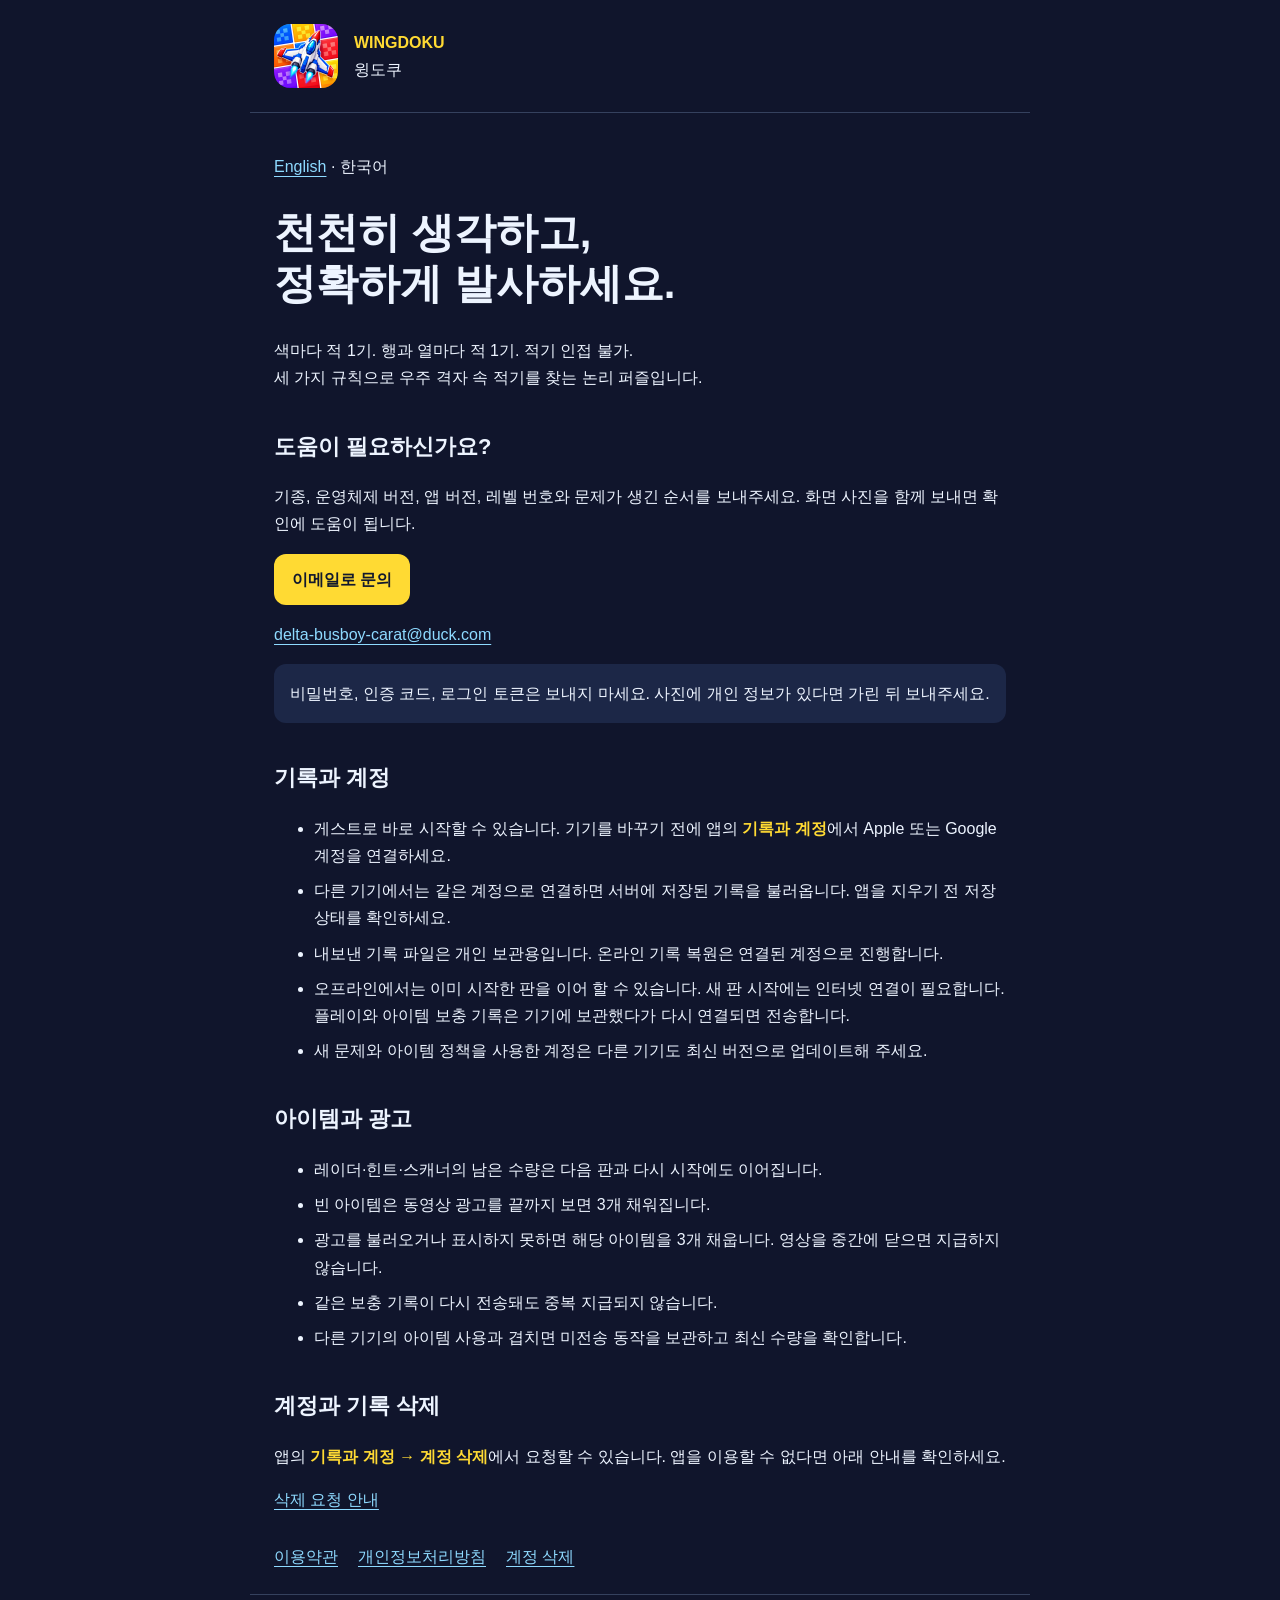
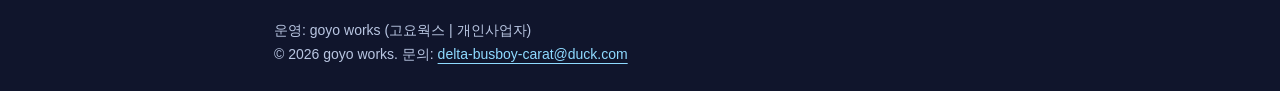
<file: index.html>
<!doctype html><html lang="ko"><head><meta charset="utf-8"><meta name="viewport" content="width=device-width,initial-scale=1"><meta name="description" content="윙도쿠 공식 고객지원. 계정 연결, 기록 복원, 게임 이용 문의를 안내합니다."><title>윙도쿠 · 고객지원</title><link rel="stylesheet" href="style.css"><link rel="canonical" href="https://wingdoku.pages.dev/"><script src="legacy-redirect.js" defer></script></head><body>
<header><img src="icon.png" alt="격자 위의 윙도쿠 비행기"><a href="./"><strong>WINGDOKU</strong><br>윙도쿠</a></header>
<main><p><a href="index-en.html" lang="en">English</a> · 한국어</p><h1>천천히 생각하고,<br>정확하게 발사하세요.</h1><p>색마다 적 1기. 행과 열마다 적 1기. 적기 인접 불가.<br>세 가지 규칙으로 우주 격자 속 적기를 찾는 논리 퍼즐입니다.</p>
<section><h2>도움이 필요하신가요?</h2><p>기종, 운영체제 버전, 앱 버전, 레벨 번호와 문제가 생긴 순서를 보내주세요. 화면 사진을 함께 보내면 확인에 도움이 됩니다.</p><a class="button" href="mailto:delta-busboy-carat@duck.com?subject=%EC%9C%99%EB%8F%84%EC%BF%A0%20%EB%AC%B8%EC%9D%98">이메일로 문의</a><p><a href="mailto:delta-busboy-carat@duck.com">delta-busboy-carat@duck.com</a></p><p class="note">비밀번호, 인증 코드, 로그인 토큰은 보내지 마세요. 사진에 개인 정보가 있다면 가린 뒤 보내주세요.</p></section>
<section><h2>기록과 계정</h2><ul><li>게스트로 바로 시작할 수 있습니다. 기기를 바꾸기 전에 앱의 <strong>기록과 계정</strong>에서 Apple 또는 Google 계정을 연결하세요.</li><li>다른 기기에서는 같은 계정으로 연결하면 서버에 저장된 기록을 불러옵니다. 앱을 지우기 전 저장 상태를 확인하세요.</li><li>내보낸 기록 파일은 개인 보관용입니다. 온라인 기록 복원은 연결된 계정으로 진행합니다.</li><li>오프라인에서는 이미 시작한 판을 이어 할 수 있습니다. 새 판 시작에는 인터넷 연결이 필요합니다. 플레이와 아이템 보충 기록은 기기에 보관했다가 다시 연결되면 전송합니다.</li><li>새 문제와 아이템 정책을 사용한 계정은 다른 기기도 최신 버전으로 업데이트해 주세요.</li></ul></section>
<section><h2>아이템과 광고</h2><ul><li>레이더·힌트·스캐너의 남은 수량은 다음 판과 다시 시작에도 이어집니다.</li><li>빈 아이템은 동영상 광고를 끝까지 보면 3개 채워집니다.</li><li>광고를 불러오거나 표시하지 못하면 해당 아이템을 3개 채웁니다. 영상을 중간에 닫으면 지급하지 않습니다.</li><li>같은 보충 기록이 다시 전송돼도 중복 지급되지 않습니다.</li><li>다른 기기의 아이템 사용과 겹치면 미전송 동작을 보관하고 최신 수량을 확인합니다.</li></ul></section>
<section><h2>계정과 기록 삭제</h2><p>앱의 <strong>기록과 계정 → 계정 삭제</strong>에서 요청할 수 있습니다. 앱을 이용할 수 없다면 아래 안내를 확인하세요.</p><a href="delete-account.html">삭제 요청 안내</a></section>
<nav aria-label="안내 페이지"><a href="terms.html">이용약관</a><a href="privacy.html">개인정보처리방침</a><a href="delete-account.html">계정 삭제</a></nav></main>
<footer>운영: goyo works (고요웍스 | 개인사업자)<br>© 2026 goyo works. 문의: <a href="mailto:delta-busboy-carat@duck.com">delta-busboy-carat@duck.com</a></footer></body></html>
</file>
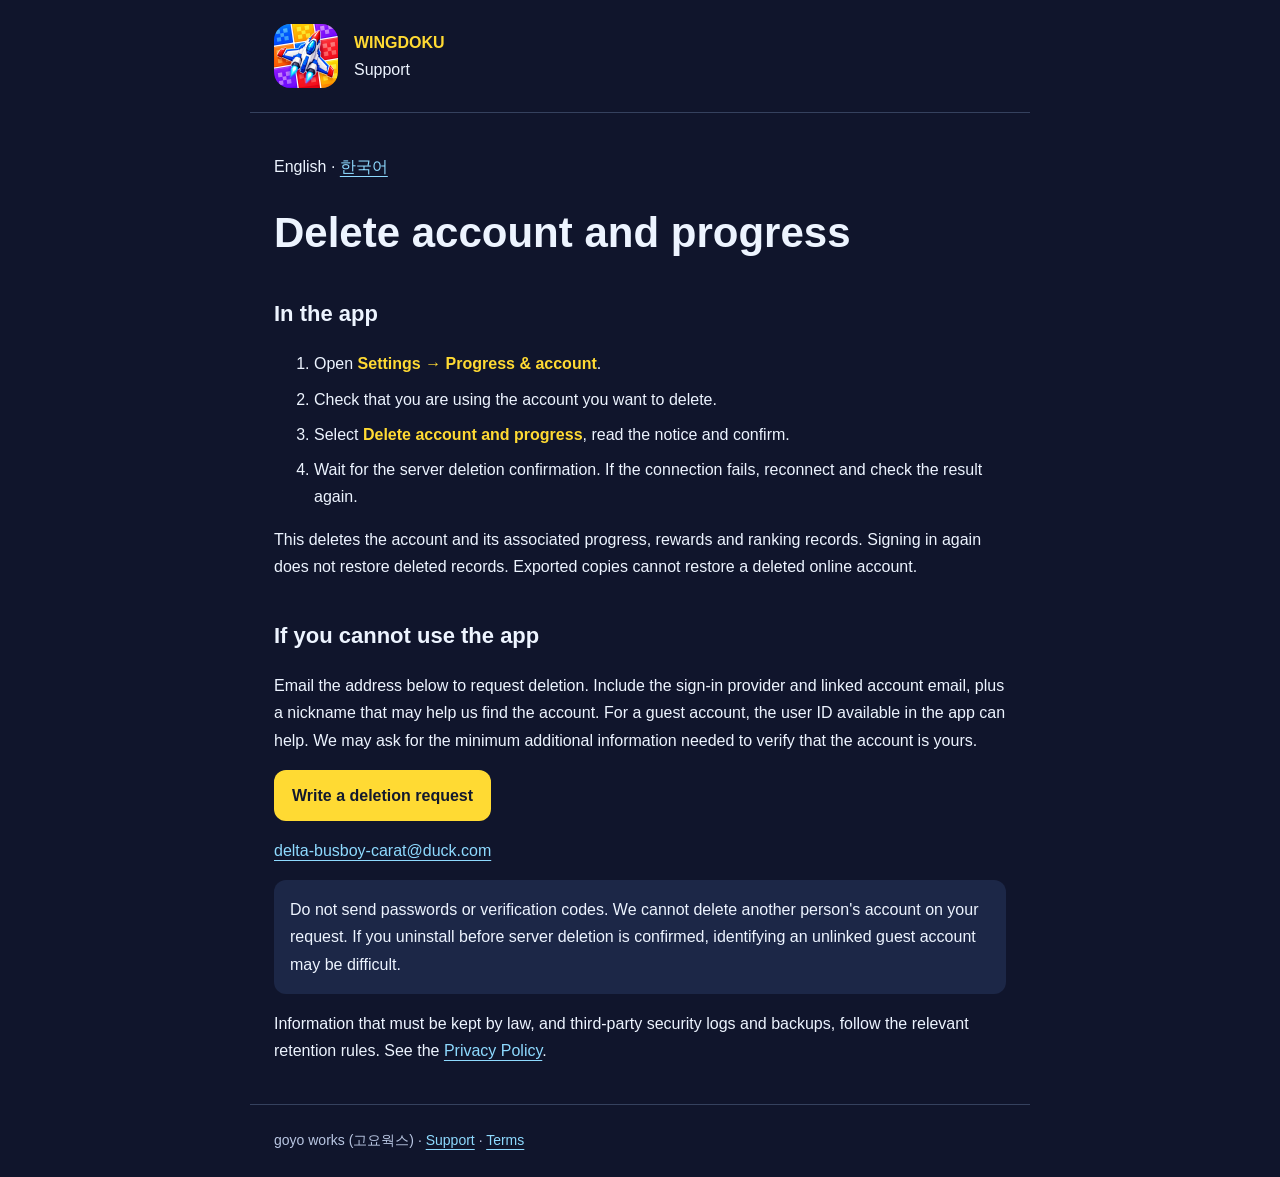
<file: delete-account-en.html>
<!doctype html><html lang="en"><head><meta charset="utf-8"><meta name="viewport" content="width=device-width,initial-scale=1"><title>Wingdoku · Delete account and progress</title><link rel="stylesheet" href="style.css"><link rel="canonical" href="https://wingdoku.pages.dev/delete-account-en.html"><script src="legacy-redirect.js" defer></script></head><body>
<header><img src="icon.png" alt="Wingdoku"><a href="index-en.html"><strong>WINGDOKU</strong><br>Support</a></header><main><p>English · <a href="delete-account.html" lang="ko">한국어</a></p><h1>Delete account and progress</h1>
<h2>In the app</h2><ol><li>Open <strong>Settings → Progress &amp; account</strong>.</li><li>Check that you are using the account you want to delete.</li><li>Select <strong>Delete account and progress</strong>, read the notice and confirm.</li><li>Wait for the server deletion confirmation. If the connection fails, reconnect and check the result again.</li></ol><p>This deletes the account and its associated progress, rewards and ranking records. Signing in again does not restore deleted records. Exported copies cannot restore a deleted online account.</p>
<h2>If you cannot use the app</h2><p>Email the address below to request deletion. Include the sign-in provider and linked account email, plus a nickname that may help us find the account. For a guest account, the user ID available in the app can help. We may ask for the minimum additional information needed to verify that the account is yours.</p>
<a class="button" href="mailto:delta-busboy-carat@duck.com?subject=Wingdoku%20account%20deletion%20request">Write a deletion request</a><p><a href="mailto:delta-busboy-carat@duck.com">delta-busboy-carat@duck.com</a></p>
<p class="note">Do not send passwords or verification codes. We cannot delete another person's account on your request. If you uninstall before server deletion is confirmed, identifying an unlinked guest account may be difficult.</p>
<p>Information that must be kept by law, and third-party security logs and backups, follow the relevant retention rules. See the <a href="privacy-en.html">Privacy Policy</a>.</p>
</main><footer>goyo works (고요웍스) · <a href="index-en.html">Support</a> · <a href="terms-en.html">Terms</a></footer></body></html>
</file>
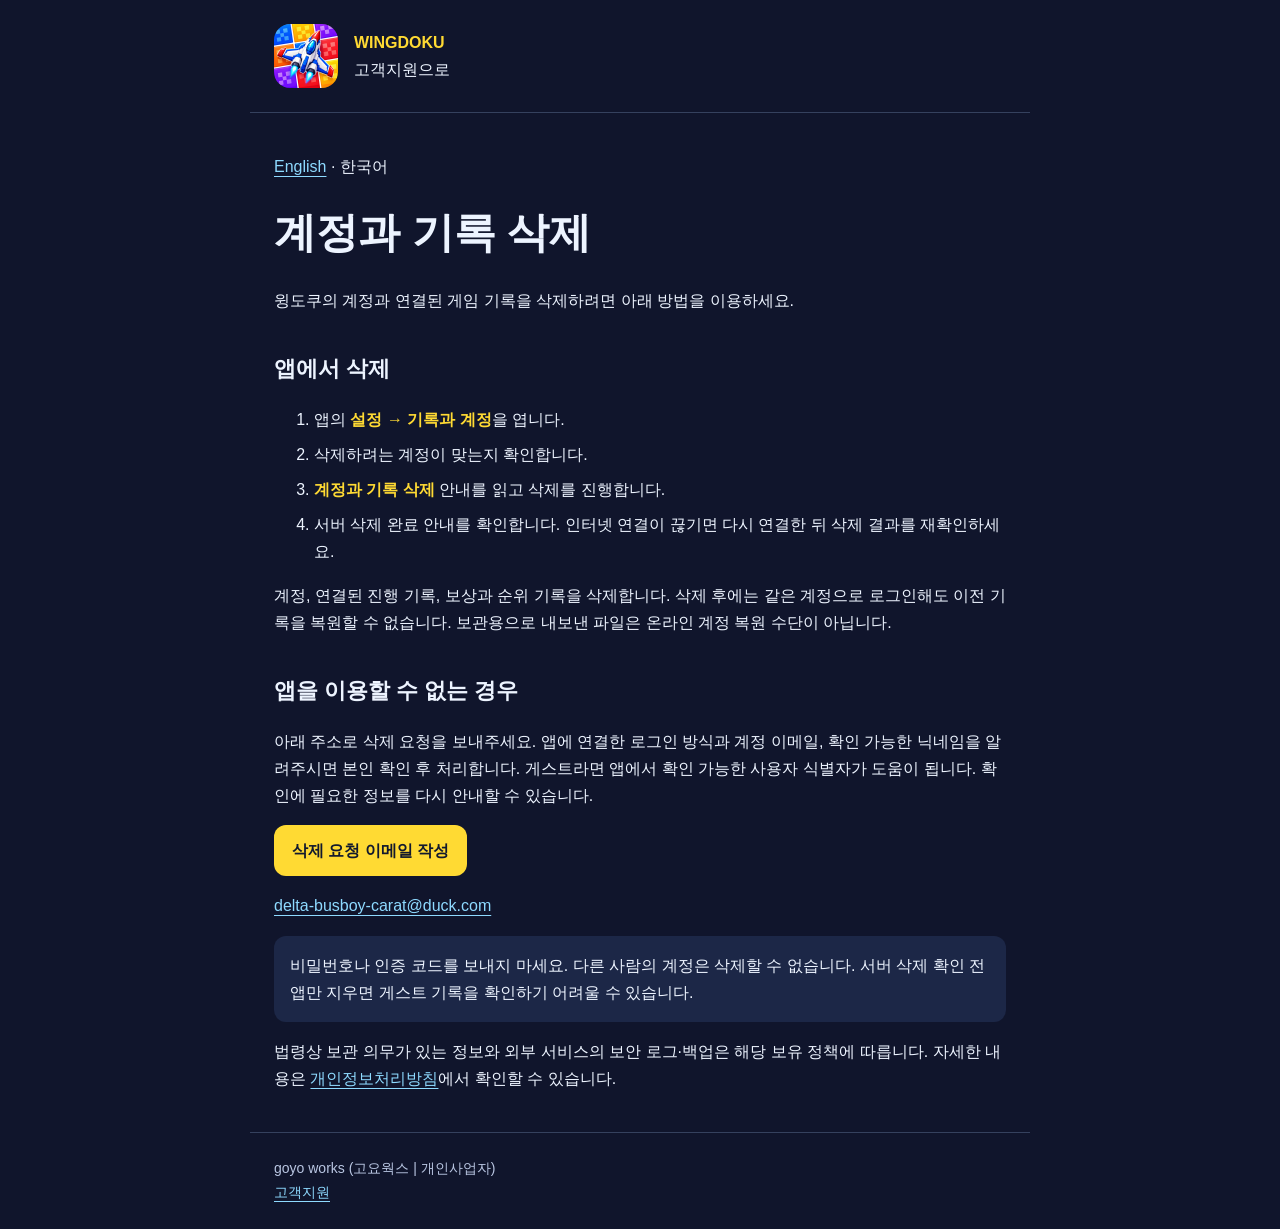
<file: delete-account.html>
<!doctype html><html lang="ko"><head><meta charset="utf-8"><meta name="viewport" content="width=device-width,initial-scale=1"><title>윙도쿠 · 계정과 기록 삭제</title><link rel="stylesheet" href="style.css"><link rel="canonical" href="https://wingdoku.pages.dev/delete-account.html"><script src="legacy-redirect.js" defer></script></head><body>
<header><img src="icon.png" alt="윙도쿠"><a href="./"><strong>WINGDOKU</strong><br>고객지원으로</a></header><main><p><a href="delete-account-en.html" lang="en">English</a> · 한국어</p><h1>계정과 기록 삭제</h1><p>윙도쿠의 계정과 연결된 게임 기록을 삭제하려면 아래 방법을 이용하세요.</p>
<h2>앱에서 삭제</h2><ol><li>앱의 <strong>설정 → 기록과 계정</strong>을 엽니다.</li><li>삭제하려는 계정이 맞는지 확인합니다.</li><li><strong>계정과 기록 삭제</strong> 안내를 읽고 삭제를 진행합니다.</li><li>서버 삭제 완료 안내를 확인합니다. 인터넷 연결이 끊기면 다시 연결한 뒤 삭제 결과를 재확인하세요.</li></ol><p>계정, 연결된 진행 기록, 보상과 순위 기록을 삭제합니다. 삭제 후에는 같은 계정으로 로그인해도 이전 기록을 복원할 수 없습니다. 보관용으로 내보낸 파일은 온라인 계정 복원 수단이 아닙니다.</p>
<h2>앱을 이용할 수 없는 경우</h2><p>아래 주소로 삭제 요청을 보내주세요. 앱에 연결한 로그인 방식과 계정 이메일, 확인 가능한 닉네임을 알려주시면 본인 확인 후 처리합니다. 게스트라면 앱에서 확인 가능한 사용자 식별자가 도움이 됩니다. 확인에 필요한 정보를 다시 안내할 수 있습니다.</p><a class="button" href="mailto:delta-busboy-carat@duck.com?subject=%EC%9C%99%EB%8F%84%EC%BF%A0%20%EA%B3%84%EC%A0%95%20%EC%82%AD%EC%A0%9C%20%EC%9A%94%EC%B2%AD">삭제 요청 이메일 작성</a><p><a href="mailto:delta-busboy-carat@duck.com">delta-busboy-carat@duck.com</a></p><p class="note">비밀번호나 인증 코드를 보내지 마세요. 다른 사람의 계정은 삭제할 수 없습니다. 서버 삭제 확인 전 앱만 지우면 게스트 기록을 확인하기 어려울 수 있습니다.</p><p>법령상 보관 의무가 있는 정보와 외부 서비스의 보안 로그·백업은 해당 보유 정책에 따릅니다. 자세한 내용은 <a href="privacy.html">개인정보처리방침</a>에서 확인할 수 있습니다.</p></main><footer>goyo works (고요웍스 | 개인사업자)<br><a href="./">고객지원</a></footer></body></html>
</file>
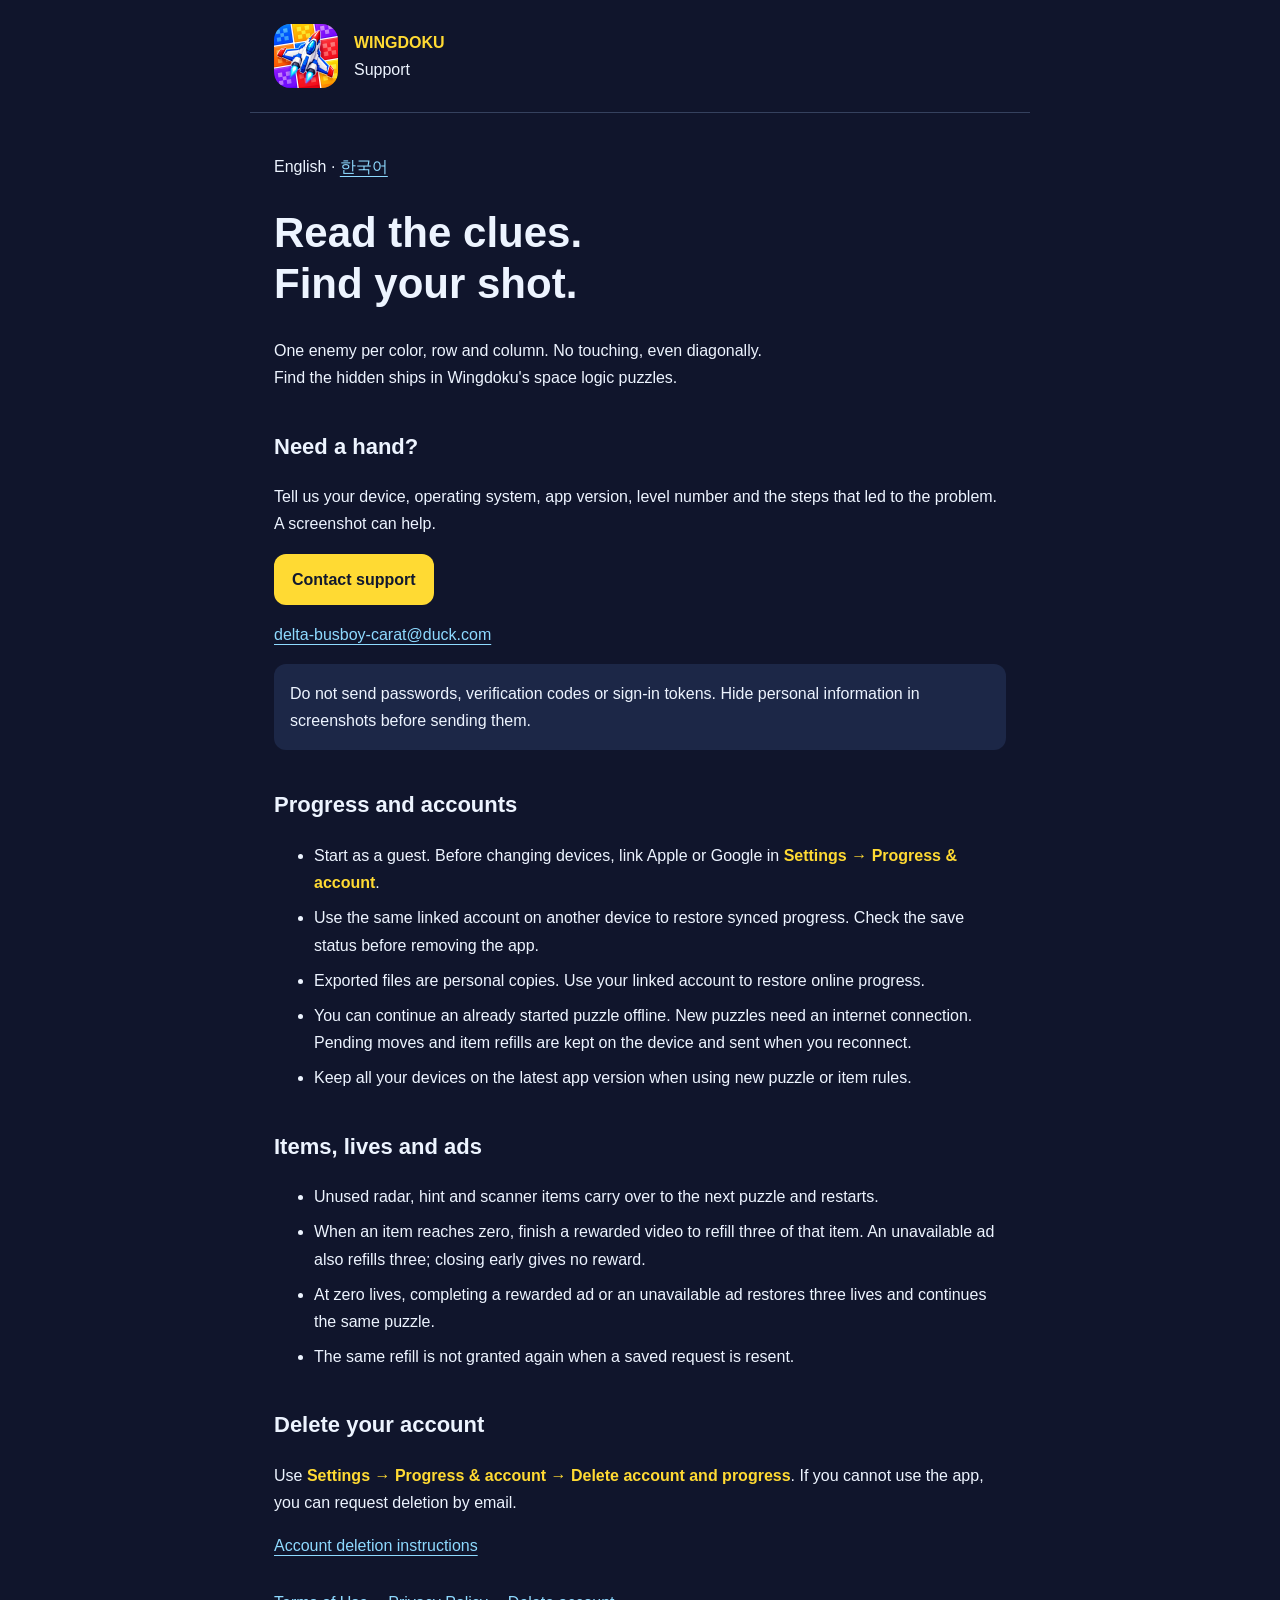
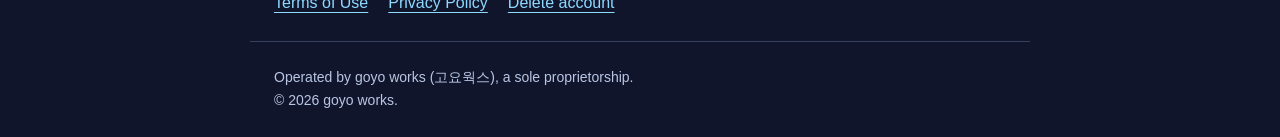
<file: index-en.html>
<!doctype html><html lang="en"><head><meta charset="utf-8"><meta name="viewport" content="width=device-width,initial-scale=1"><meta name="description" content="Wingdoku support, privacy, account linking and progress recovery."><title>Wingdoku · Support</title><link rel="stylesheet" href="style.css"><link rel="canonical" href="https://wingdoku.pages.dev/index-en.html"><script src="legacy-redirect.js" defer></script></head><body>
<header><img src="icon.png" alt="Wingdoku ship on a puzzle grid"><a href="index-en.html"><strong>WINGDOKU</strong><br>Support</a></header><main><p>English · <a href="index.html" lang="ko">한국어</a></p>
<h1>Read the clues.<br>Find your shot.</h1><p>One enemy per color, row and column. No touching, even diagonally.<br>Find the hidden ships in Wingdoku's space logic puzzles.</p>
<section><h2>Need a hand?</h2><p>Tell us your device, operating system, app version, level number and the steps that led to the problem. A screenshot can help.</p><a class="button" href="mailto:delta-busboy-carat@duck.com?subject=Wingdoku%20support">Contact support</a><p><a href="mailto:delta-busboy-carat@duck.com">delta-busboy-carat@duck.com</a></p><p class="note">Do not send passwords, verification codes or sign-in tokens. Hide personal information in screenshots before sending them.</p></section>
<section><h2>Progress and accounts</h2><ul><li>Start as a guest. Before changing devices, link Apple or Google in <strong>Settings → Progress &amp; account</strong>.</li><li>Use the same linked account on another device to restore synced progress. Check the save status before removing the app.</li><li>Exported files are personal copies. Use your linked account to restore online progress.</li><li>You can continue an already started puzzle offline. New puzzles need an internet connection. Pending moves and item refills are kept on the device and sent when you reconnect.</li><li>Keep all your devices on the latest app version when using new puzzle or item rules.</li></ul></section>
<section><h2>Items, lives and ads</h2><ul><li>Unused radar, hint and scanner items carry over to the next puzzle and restarts.</li><li>When an item reaches zero, finish a rewarded video to refill three of that item. An unavailable ad also refills three; closing early gives no reward.</li><li>At zero lives, completing a rewarded ad or an unavailable ad restores three lives and continues the same puzzle.</li><li>The same refill is not granted again when a saved request is resent.</li></ul></section>
<section><h2>Delete your account</h2><p>Use <strong>Settings → Progress &amp; account → Delete account and progress</strong>. If you cannot use the app, you can request deletion by email.</p><a href="delete-account-en.html">Account deletion instructions</a></section>
<nav aria-label="Information"><a href="terms-en.html">Terms of Use</a><a href="privacy-en.html">Privacy Policy</a><a href="delete-account-en.html">Delete account</a></nav>
</main><footer>Operated by goyo works (고요웍스), a sole proprietorship.<br>© 2026 goyo works.</footer></body></html>
</file>
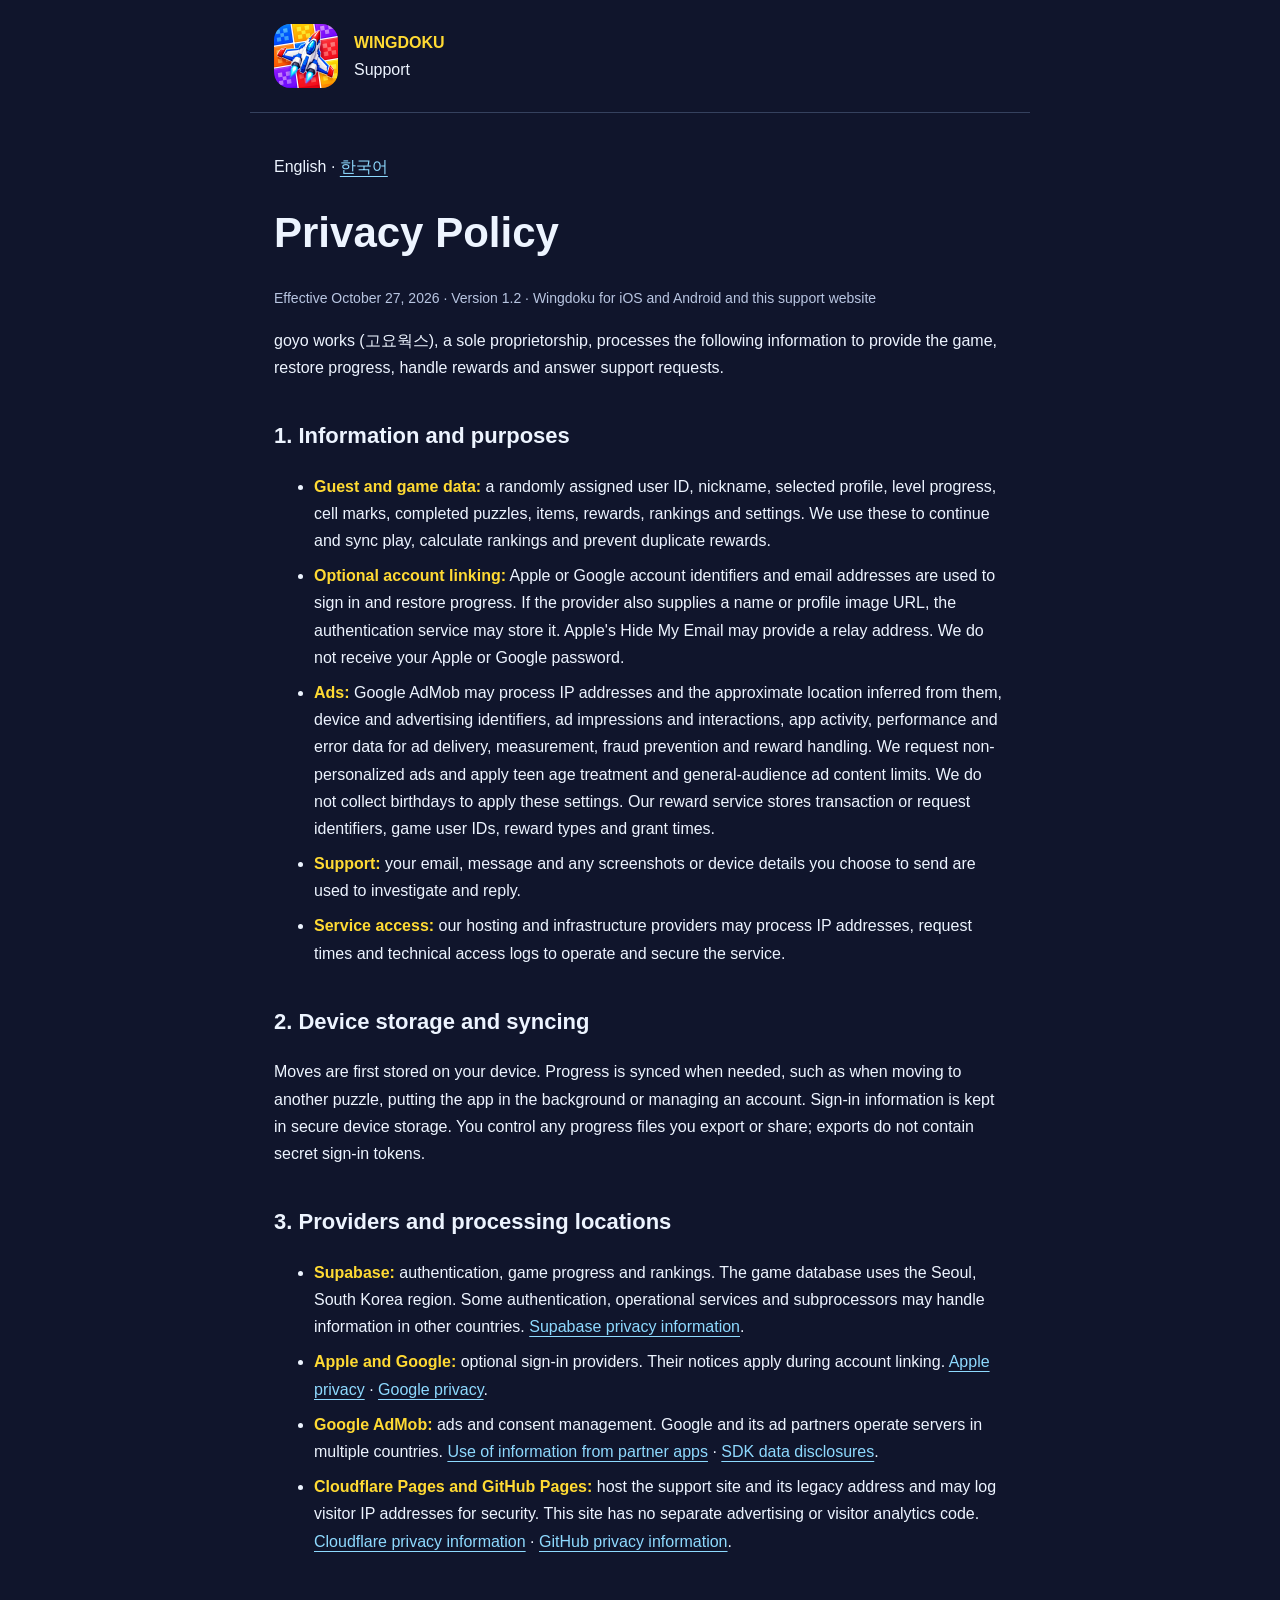
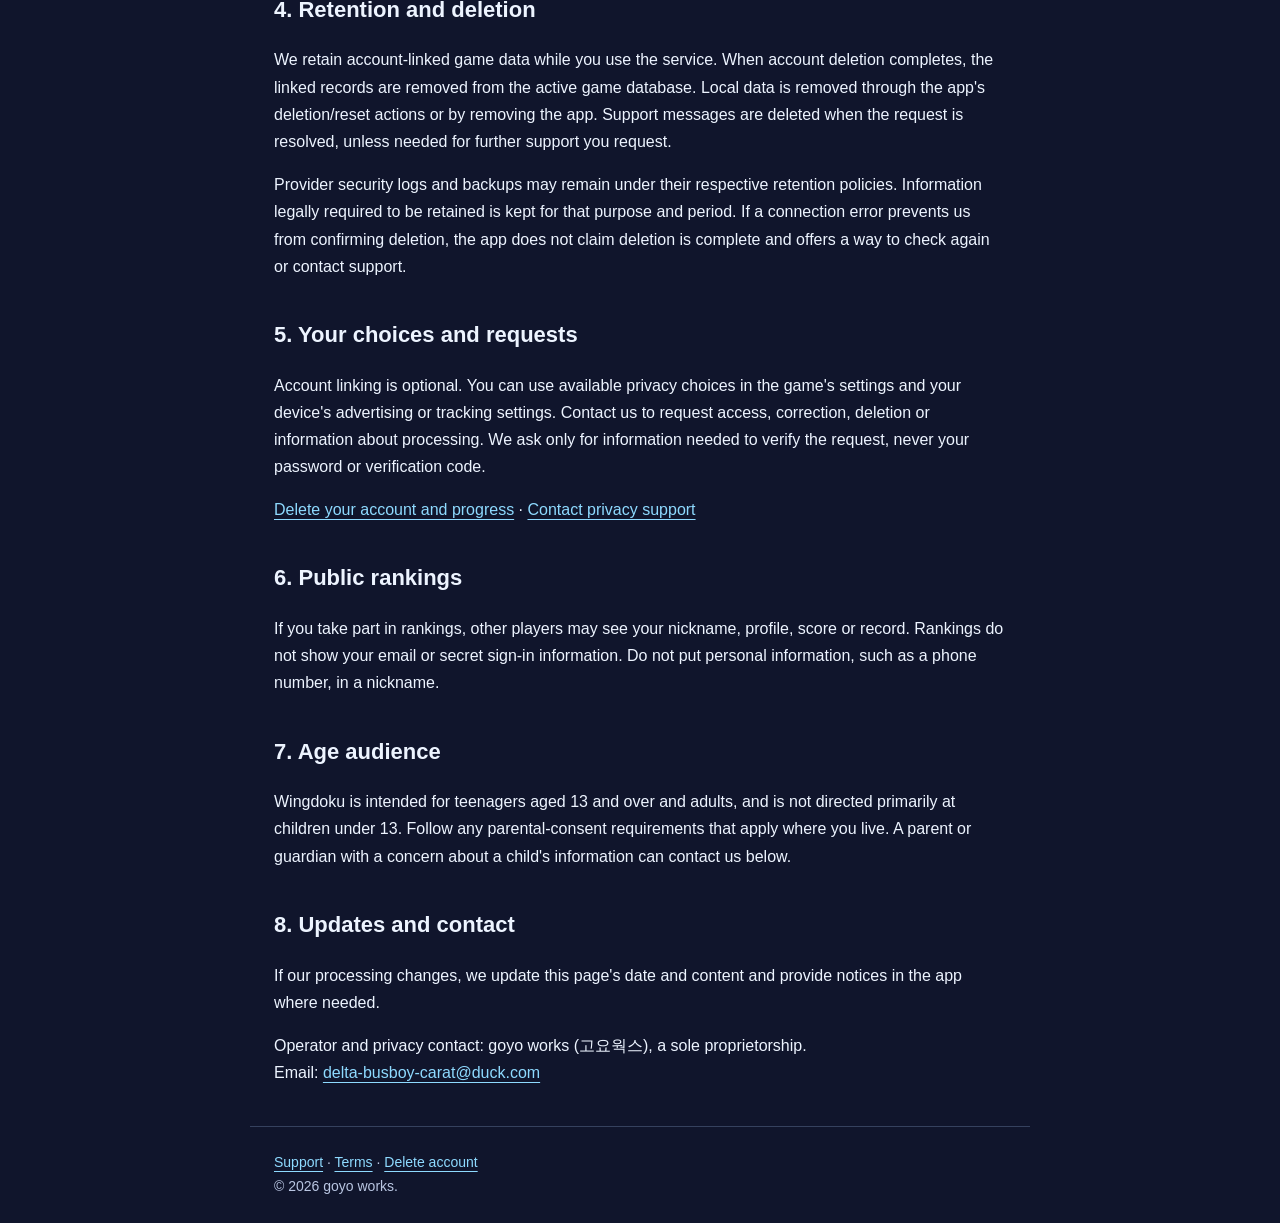
<file: privacy-en.html>
<!doctype html><html lang="en"><head><meta charset="utf-8"><meta name="viewport" content="width=device-width,initial-scale=1"><title>Wingdoku · Privacy Policy</title><link rel="stylesheet" href="style.css"><link rel="canonical" href="https://wingdoku.pages.dev/privacy-en.html"><script src="legacy-redirect.js" defer></script></head><body>
<header><img src="icon.png" alt="Wingdoku"><a href="index-en.html"><strong>WINGDOKU</strong><br>Support</a></header><main>
<p>English · <a href="privacy.html" lang="ko">한국어</a></p><h1>Privacy Policy</h1><p class="meta">Effective October 27, 2026 · Version 1.2 · Wingdoku for iOS and Android and this support website</p>
<p>goyo works (고요웍스), a sole proprietorship, processes the following information to provide the game, restore progress, handle rewards and answer support requests.</p>
<h2>1. Information and purposes</h2><ul>
<li><strong>Guest and game data:</strong> a randomly assigned user ID, nickname, selected profile, level progress, cell marks, completed puzzles, items, rewards, rankings and settings. We use these to continue and sync play, calculate rankings and prevent duplicate rewards.</li>
<li><strong>Optional account linking:</strong> Apple or Google account identifiers and email addresses are used to sign in and restore progress. If the provider also supplies a name or profile image URL, the authentication service may store it. Apple's Hide My Email may provide a relay address. We do not receive your Apple or Google password.</li>
<li><strong>Ads:</strong> Google AdMob may process IP addresses and the approximate location inferred from them, device and advertising identifiers, ad impressions and interactions, app activity, performance and error data for ad delivery, measurement, fraud prevention and reward handling. We request non-personalized ads and apply teen age treatment and general-audience ad content limits. We do not collect birthdays to apply these settings. Our reward service stores transaction or request identifiers, game user IDs, reward types and grant times.</li>
<li><strong>Support:</strong> your email, message and any screenshots or device details you choose to send are used to investigate and reply.</li>
<li><strong>Service access:</strong> our hosting and infrastructure providers may process IP addresses, request times and technical access logs to operate and secure the service.</li></ul>
<h2>2. Device storage and syncing</h2><p>Moves are first stored on your device. Progress is synced when needed, such as when moving to another puzzle, putting the app in the background or managing an account. Sign-in information is kept in secure device storage. You control any progress files you export or share; exports do not contain secret sign-in tokens.</p>
<h2>3. Providers and processing locations</h2><ul>
<li><strong>Supabase:</strong> authentication, game progress and rankings. The game database uses the Seoul, South Korea region. Some authentication, operational services and subprocessors may handle information in other countries. <a href="https://supabase.com/privacy">Supabase privacy information</a>.</li>
<li><strong>Apple and Google:</strong> optional sign-in providers. Their notices apply during account linking. <a href="https://www.apple.com/legal/privacy/">Apple privacy</a> · <a href="https://policies.google.com/privacy">Google privacy</a>.</li>
<li><strong>Google AdMob:</strong> ads and consent management. Google and its ad partners operate servers in multiple countries. <a href="https://policies.google.com/technologies/partner-sites">Use of information from partner apps</a> · <a href="https://developers.google.com/admob/ios/privacy/data-disclosure">SDK data disclosures</a>.</li>
<li><strong>Cloudflare Pages and GitHub Pages:</strong> host the support site and its legacy address and may log visitor IP addresses for security. This site has no separate advertising or visitor analytics code. <a href="https://www.cloudflare.com/privacypolicy/">Cloudflare privacy information</a> · <a href="https://docs.github.com/en/site-policy/privacy-policies/github-general-privacy-statement">GitHub privacy information</a>.</li></ul>
<h2>4. Retention and deletion</h2><p>We retain account-linked game data while you use the service. When account deletion completes, the linked records are removed from the active game database. Local data is removed through the app's deletion/reset actions or by removing the app. Support messages are deleted when the request is resolved, unless needed for further support you request.</p><p>Provider security logs and backups may remain under their respective retention policies. Information legally required to be retained is kept for that purpose and period. If a connection error prevents us from confirming deletion, the app does not claim deletion is complete and offers a way to check again or contact support.</p>
<h2>5. Your choices and requests</h2><p>Account linking is optional. You can use available privacy choices in the game's settings and your device's advertising or tracking settings. Contact us to request access, correction, deletion or information about processing. We ask only for information needed to verify the request, never your password or verification code.</p><p><a href="delete-account-en.html">Delete your account and progress</a> · <a href="mailto:delta-busboy-carat@duck.com">Contact privacy support</a></p>
<h2>6. Public rankings</h2><p>If you take part in rankings, other players may see your nickname, profile, score or record. Rankings do not show your email or secret sign-in information. Do not put personal information, such as a phone number, in a nickname.</p>
<h2>7. Age audience</h2><p>Wingdoku is intended for teenagers aged 13 and over and adults, and is not directed primarily at children under 13. Follow any parental-consent requirements that apply where you live. A parent or guardian with a concern about a child's information can contact us below.</p>
<h2>8. Updates and contact</h2><p>If our processing changes, we update this page's date and content and provide notices in the app where needed.</p><p>Operator and privacy contact: goyo works (고요웍스), a sole proprietorship.<br>Email: <a href="mailto:delta-busboy-carat@duck.com">delta-busboy-carat@duck.com</a></p>
</main><footer><a href="index-en.html">Support</a> · <a href="terms-en.html">Terms</a> · <a href="delete-account-en.html">Delete account</a><br>© 2026 goyo works.</footer></body></html>
</file>
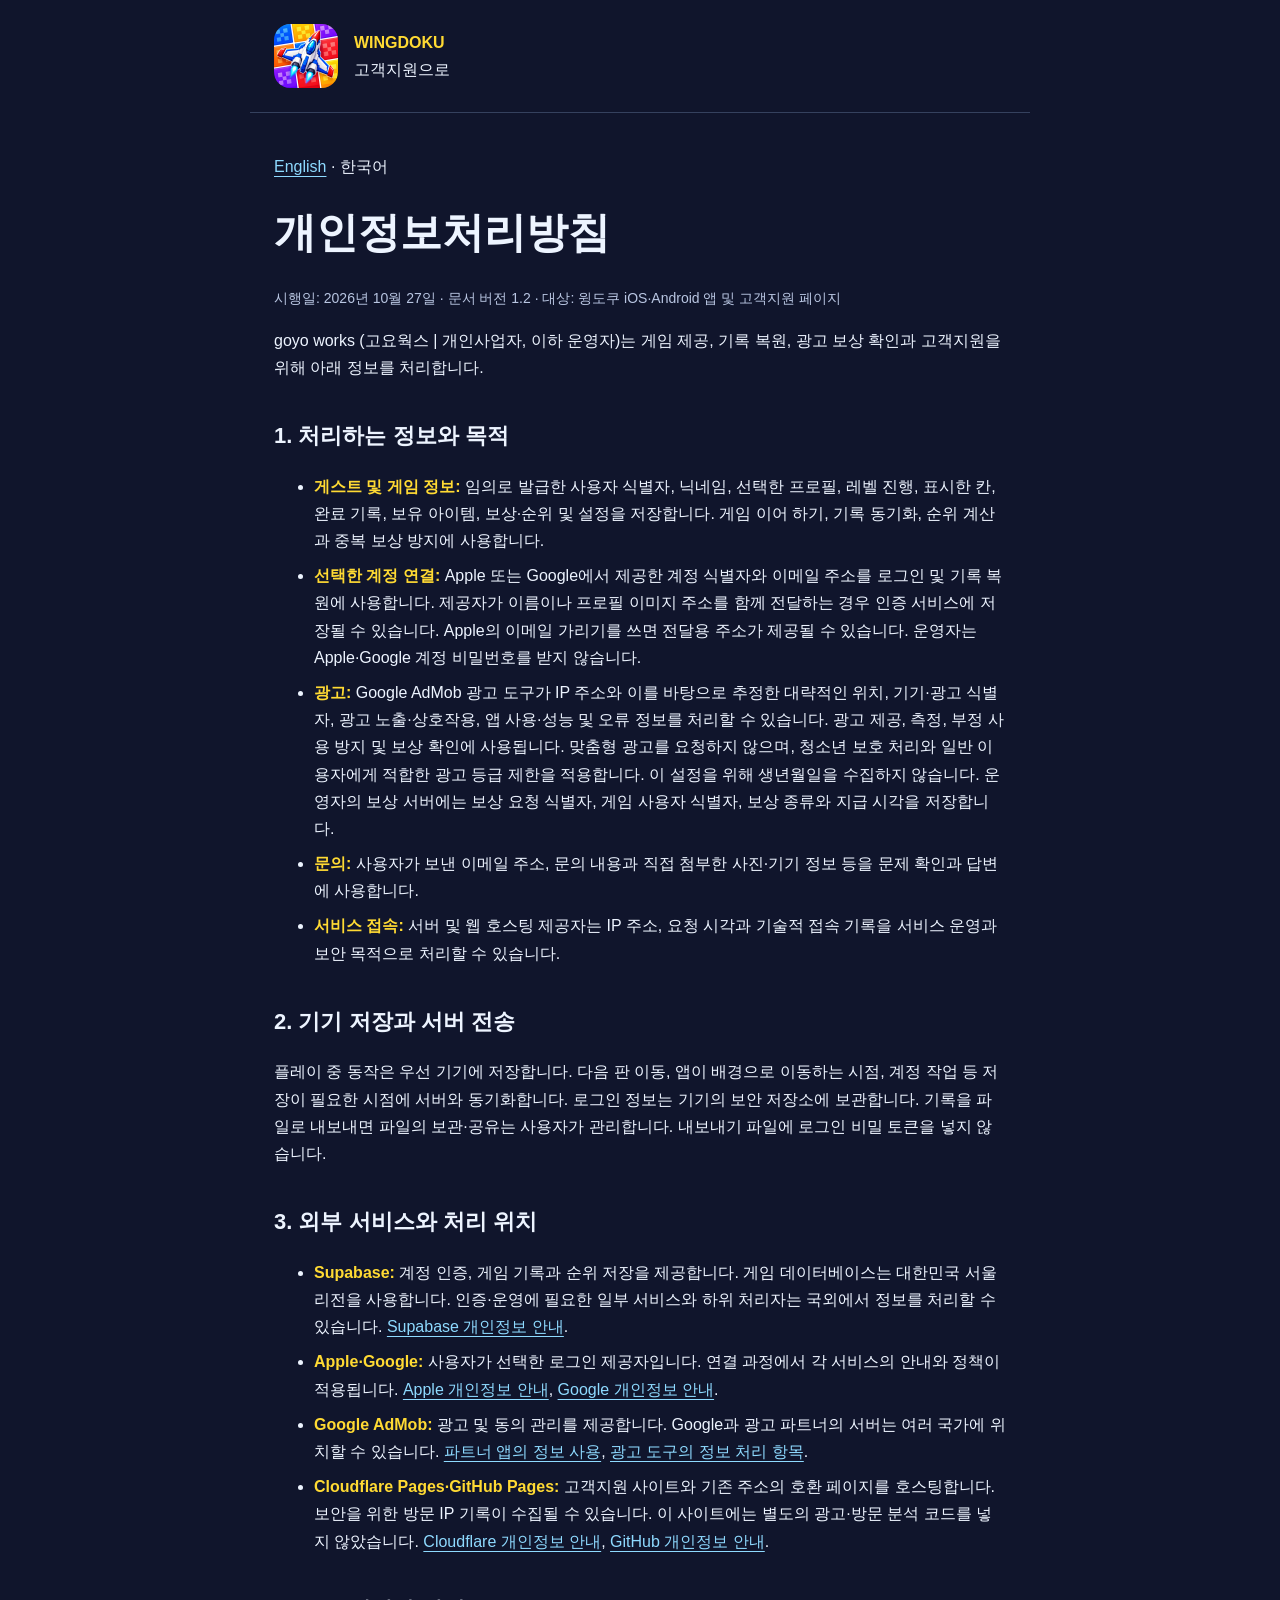
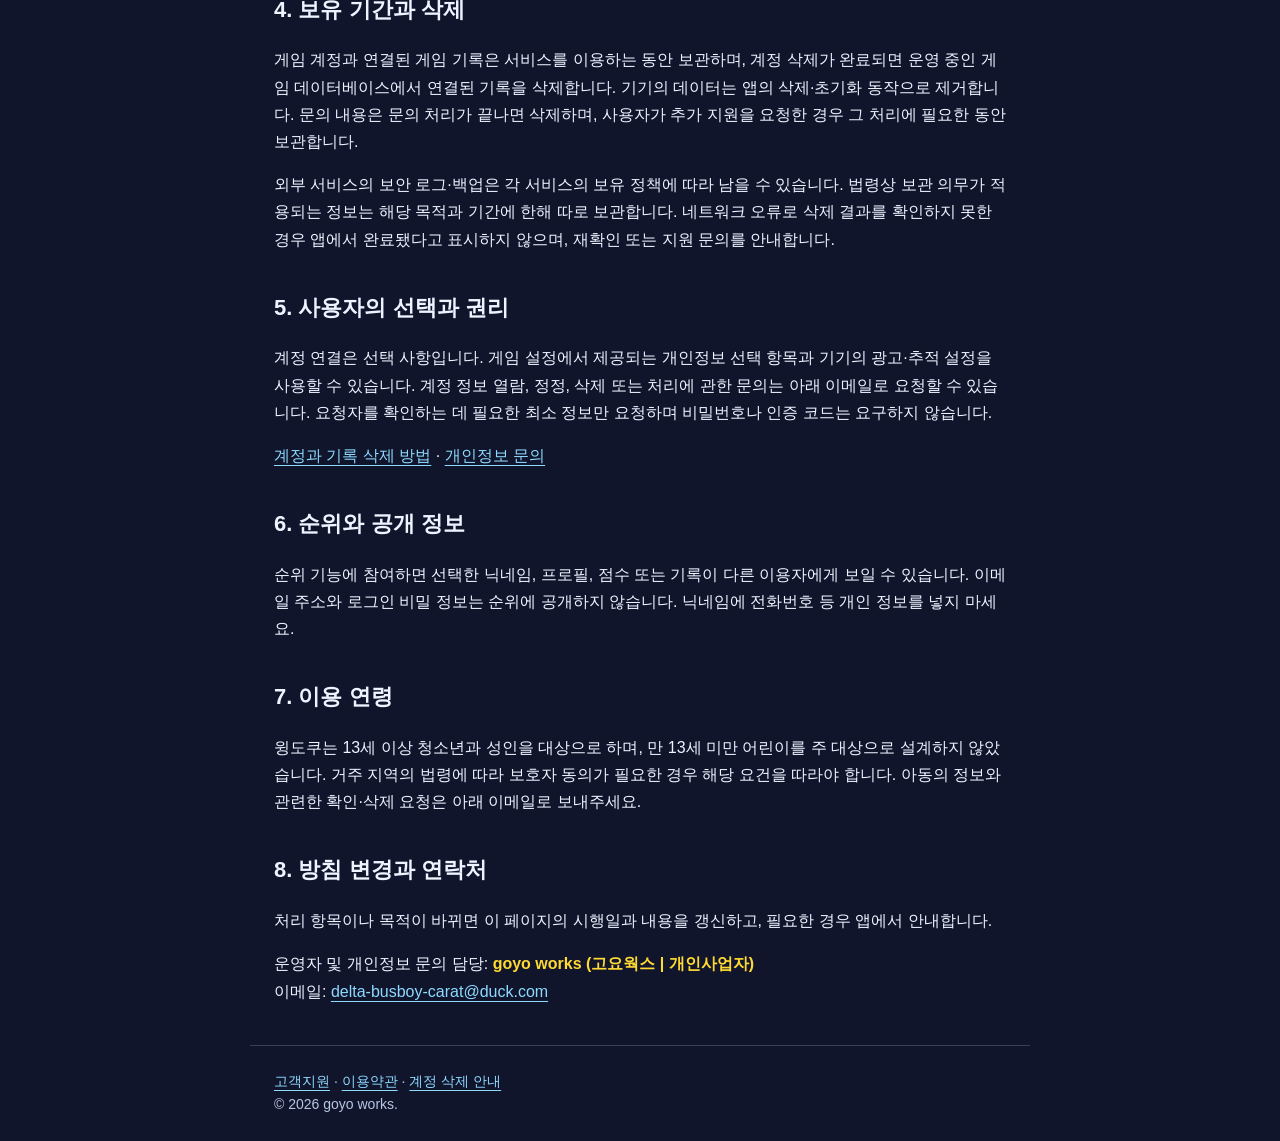
<file: privacy.html>
<!doctype html><html lang="ko"><head><meta charset="utf-8"><meta name="viewport" content="width=device-width,initial-scale=1"><title>윙도쿠 · 개인정보처리방침</title><link rel="stylesheet" href="style.css"><link rel="canonical" href="https://wingdoku.pages.dev/privacy.html"><script src="legacy-redirect.js" defer></script></head><body>
<header><img src="icon.png" alt="윙도쿠"><a href="./"><strong>WINGDOKU</strong><br>고객지원으로</a></header><main><p><a href="privacy-en.html" lang="en">English</a> · 한국어</p>
<h1>개인정보처리방침</h1><p class="meta">시행일: 2026년 10월 27일 · 문서 버전 1.2 · 대상: 윙도쿠 iOS·Android 앱 및 고객지원 페이지</p>
<p>goyo works (고요웍스 | 개인사업자, 이하 운영자)는 게임 제공, 기록 복원, 광고 보상 확인과 고객지원을 위해 아래 정보를 처리합니다.</p>
<h2>1. 처리하는 정보와 목적</h2><ul><li><strong>게스트 및 게임 정보:</strong> 임의로 발급한 사용자 식별자, 닉네임, 선택한 프로필, 레벨 진행, 표시한 칸, 완료 기록, 보유 아이템, 보상·순위 및 설정을 저장합니다. 게임 이어 하기, 기록 동기화, 순위 계산과 중복 보상 방지에 사용합니다.</li><li><strong>선택한 계정 연결:</strong> Apple 또는 Google에서 제공한 계정 식별자와 이메일 주소를 로그인 및 기록 복원에 사용합니다. 제공자가 이름이나 프로필 이미지 주소를 함께 전달하는 경우 인증 서비스에 저장될 수 있습니다. Apple의 이메일 가리기를 쓰면 전달용 주소가 제공될 수 있습니다. 운영자는 Apple·Google 계정 비밀번호를 받지 않습니다.</li><li><strong>광고:</strong> Google AdMob 광고 도구가 IP 주소와 이를 바탕으로 추정한 대략적인 위치, 기기·광고 식별자, 광고 노출·상호작용, 앱 사용·성능 및 오류 정보를 처리할 수 있습니다. 광고 제공, 측정, 부정 사용 방지 및 보상 확인에 사용됩니다. 맞춤형 광고를 요청하지 않으며, 청소년 보호 처리와 일반 이용자에게 적합한 광고 등급 제한을 적용합니다. 이 설정을 위해 생년월일을 수집하지 않습니다. 운영자의 보상 서버에는 보상 요청 식별자, 게임 사용자 식별자, 보상 종류와 지급 시각을 저장합니다.</li><li><strong>문의:</strong> 사용자가 보낸 이메일 주소, 문의 내용과 직접 첨부한 사진·기기 정보 등을 문제 확인과 답변에 사용합니다.</li><li><strong>서비스 접속:</strong> 서버 및 웹 호스팅 제공자는 IP 주소, 요청 시각과 기술적 접속 기록을 서비스 운영과 보안 목적으로 처리할 수 있습니다.</li></ul>
<h2>2. 기기 저장과 서버 전송</h2><p>플레이 중 동작은 우선 기기에 저장합니다. 다음 판 이동, 앱이 배경으로 이동하는 시점, 계정 작업 등 저장이 필요한 시점에 서버와 동기화합니다. 로그인 정보는 기기의 보안 저장소에 보관합니다. 기록을 파일로 내보내면 파일의 보관·공유는 사용자가 관리합니다. 내보내기 파일에 로그인 비밀 토큰을 넣지 않습니다.</p>
<h2>3. 외부 서비스와 처리 위치</h2><ul><li><strong>Supabase:</strong> 계정 인증, 게임 기록과 순위 저장을 제공합니다. 게임 데이터베이스는 대한민국 서울 리전을 사용합니다. 인증·운영에 필요한 일부 서비스와 하위 처리자는 국외에서 정보를 처리할 수 있습니다. <a href="https://supabase.com/privacy">Supabase 개인정보 안내</a>.</li><li><strong>Apple·Google:</strong> 사용자가 선택한 로그인 제공자입니다. 연결 과정에서 각 서비스의 안내와 정책이 적용됩니다. <a href="https://www.apple.com/legal/privacy/">Apple 개인정보 안내</a>, <a href="https://policies.google.com/privacy?hl=ko">Google 개인정보 안내</a>.</li><li><strong>Google AdMob:</strong> 광고 및 동의 관리를 제공합니다. Google과 광고 파트너의 서버는 여러 국가에 위치할 수 있습니다. <a href="https://policies.google.com/technologies/partner-sites?hl=ko">파트너 앱의 정보 사용</a>, <a href="https://developers.google.com/admob/ios/privacy/data-disclosure">광고 도구의 정보 처리 항목</a>.</li><li><strong>Cloudflare Pages·GitHub Pages:</strong> 고객지원 사이트와 기존 주소의 호환 페이지를 호스팅합니다. 보안을 위한 방문 IP 기록이 수집될 수 있습니다. 이 사이트에는 별도의 광고·방문 분석 코드를 넣지 않았습니다. <a href="https://www.cloudflare.com/privacypolicy/">Cloudflare 개인정보 안내</a>, <a href="https://docs.github.com/en/site-policy/privacy-policies/github-general-privacy-statement">GitHub 개인정보 안내</a>.</li></ul>
<h2>4. 보유 기간과 삭제</h2><p>게임 계정과 연결된 게임 기록은 서비스를 이용하는 동안 보관하며, 계정 삭제가 완료되면 운영 중인 게임 데이터베이스에서 연결된 기록을 삭제합니다. 기기의 데이터는 앱의 삭제·초기화 동작으로 제거합니다. 문의 내용은 문의 처리가 끝나면 삭제하며, 사용자가 추가 지원을 요청한 경우 그 처리에 필요한 동안 보관합니다.</p><p>외부 서비스의 보안 로그·백업은 각 서비스의 보유 정책에 따라 남을 수 있습니다. 법령상 보관 의무가 적용되는 정보는 해당 목적과 기간에 한해 따로 보관합니다. 네트워크 오류로 삭제 결과를 확인하지 못한 경우 앱에서 완료됐다고 표시하지 않으며, 재확인 또는 지원 문의를 안내합니다.</p>
<h2>5. 사용자의 선택과 권리</h2><p>계정 연결은 선택 사항입니다. 게임 설정에서 제공되는 개인정보 선택 항목과 기기의 광고·추적 설정을 사용할 수 있습니다. 계정 정보 열람, 정정, 삭제 또는 처리에 관한 문의는 아래 이메일로 요청할 수 있습니다. 요청자를 확인하는 데 필요한 최소 정보만 요청하며 비밀번호나 인증 코드는 요구하지 않습니다.</p><p><a href="delete-account.html">계정과 기록 삭제 방법</a> · <a href="mailto:delta-busboy-carat@duck.com">개인정보 문의</a></p>
<h2>6. 순위와 공개 정보</h2><p>순위 기능에 참여하면 선택한 닉네임, 프로필, 점수 또는 기록이 다른 이용자에게 보일 수 있습니다. 이메일 주소와 로그인 비밀 정보는 순위에 공개하지 않습니다. 닉네임에 전화번호 등 개인 정보를 넣지 마세요.</p>
<h2>7. 이용 연령</h2><p>윙도쿠는 13세 이상 청소년과 성인을 대상으로 하며, 만 13세 미만 어린이를 주 대상으로 설계하지 않았습니다. 거주 지역의 법령에 따라 보호자 동의가 필요한 경우 해당 요건을 따라야 합니다. 아동의 정보와 관련한 확인·삭제 요청은 아래 이메일로 보내주세요.</p><h2>8. 방침 변경과 연락처</h2><p>처리 항목이나 목적이 바뀌면 이 페이지의 시행일과 내용을 갱신하고, 필요한 경우 앱에서 안내합니다.</p><p>운영자 및 개인정보 문의 담당: <strong>goyo works (고요웍스 | 개인사업자)</strong><br>이메일: <a href="mailto:delta-busboy-carat@duck.com">delta-busboy-carat@duck.com</a></p>
</main><footer><a href="./">고객지원</a> · <a href="terms.html">이용약관</a> · <a href="delete-account.html">계정 삭제 안내</a><br>© 2026 goyo works.</footer></body></html>
</file>
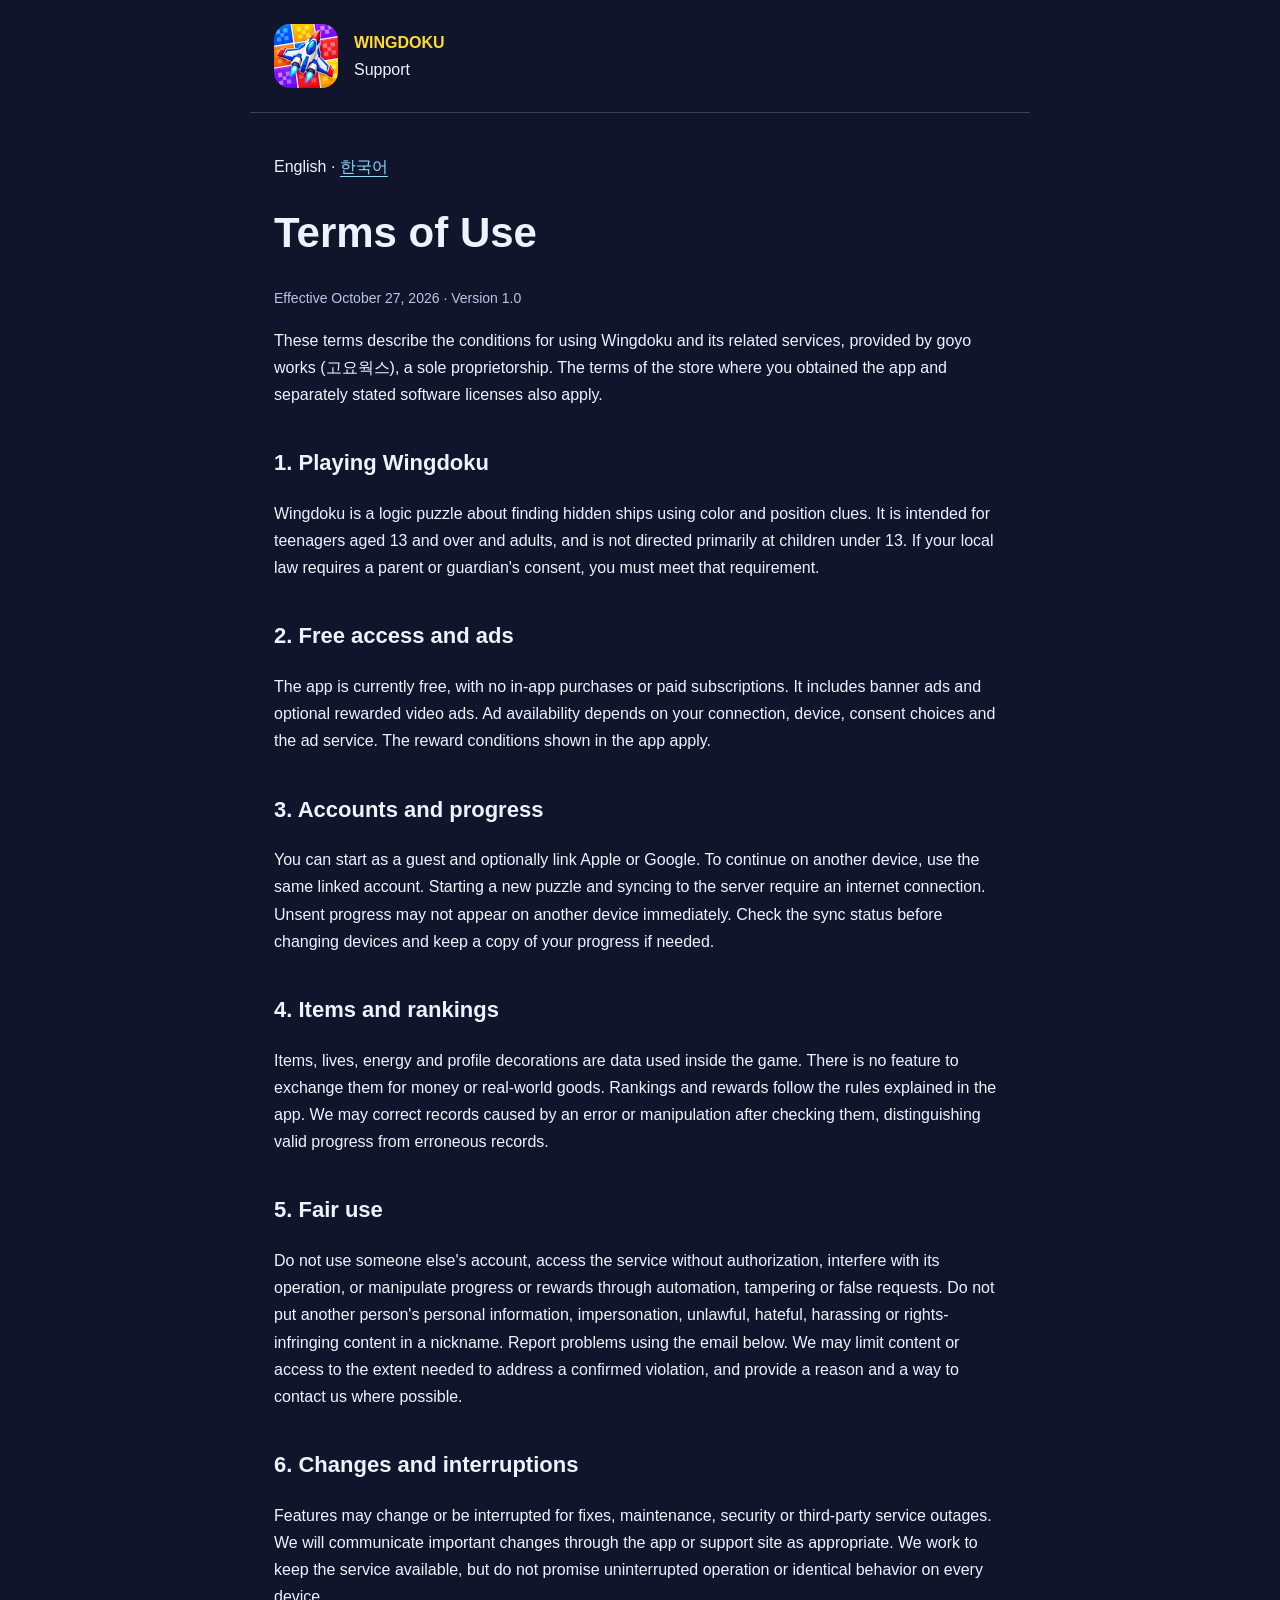
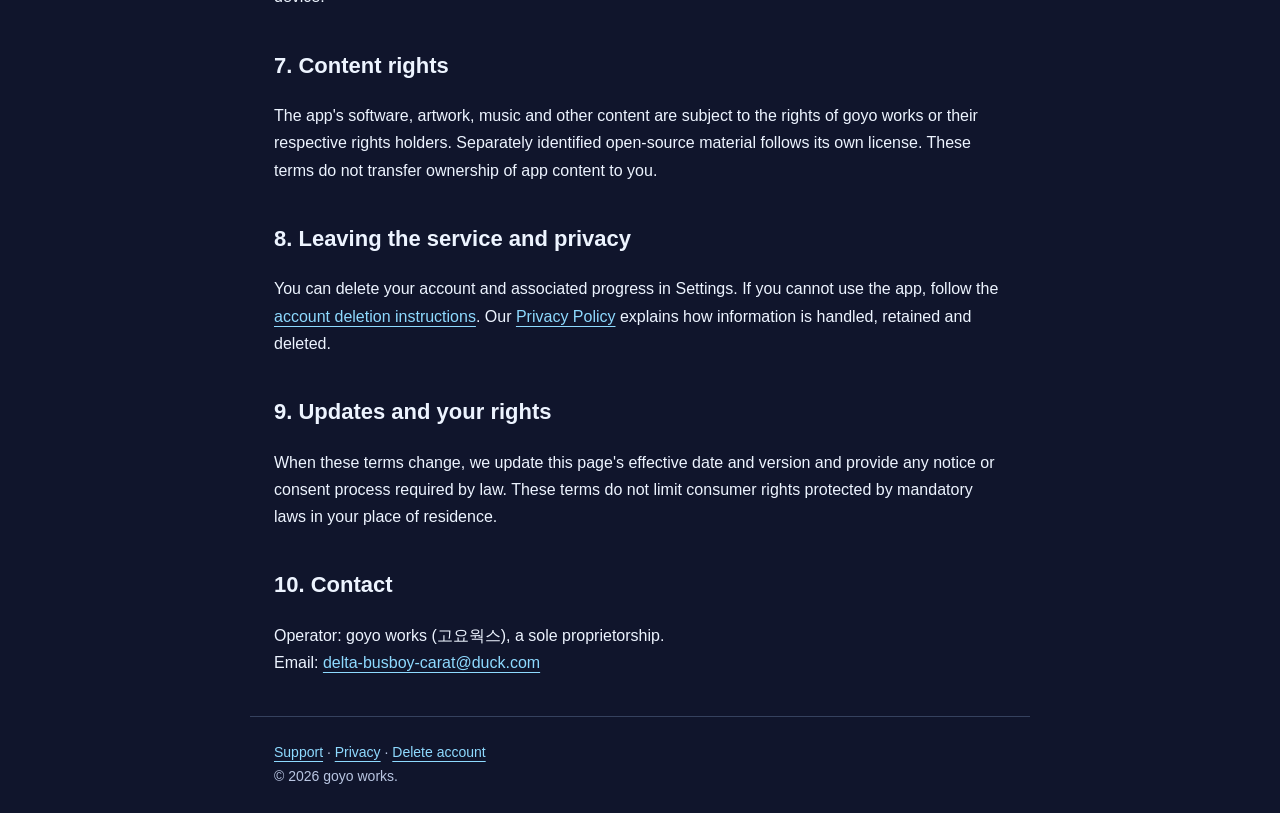
<file: terms-en.html>
<!doctype html><html lang="en"><head><meta charset="utf-8"><meta name="viewport" content="width=device-width,initial-scale=1"><title>Wingdoku · Terms of Use</title><link rel="stylesheet" href="style.css"><link rel="canonical" href="https://wingdoku.pages.dev/terms-en.html"><script src="legacy-redirect.js" defer></script></head><body>
<header><img src="icon.png" alt="Wingdoku"><a href="index-en.html"><strong>WINGDOKU</strong><br>Support</a></header><main>
<p>English · <a href="terms.html" lang="ko">한국어</a></p>
<h1>Terms of Use</h1><p class="meta">Effective October 27, 2026 · Version 1.0</p>
<p>These terms describe the conditions for using Wingdoku and its related services, provided by goyo works (고요웍스), a sole proprietorship. The terms of the store where you obtained the app and separately stated software licenses also apply.</p>
<h2>1. Playing Wingdoku</h2><p>Wingdoku is a logic puzzle about finding hidden ships using color and position clues. It is intended for teenagers aged 13 and over and adults, and is not directed primarily at children under 13. If your local law requires a parent or guardian's consent, you must meet that requirement.</p>
<h2>2. Free access and ads</h2><p>The app is currently free, with no in-app purchases or paid subscriptions. It includes banner ads and optional rewarded video ads. Ad availability depends on your connection, device, consent choices and the ad service. The reward conditions shown in the app apply.</p>
<h2>3. Accounts and progress</h2><p>You can start as a guest and optionally link Apple or Google. To continue on another device, use the same linked account. Starting a new puzzle and syncing to the server require an internet connection. Unsent progress may not appear on another device immediately. Check the sync status before changing devices and keep a copy of your progress if needed.</p>
<h2>4. Items and rankings</h2><p>Items, lives, energy and profile decorations are data used inside the game. There is no feature to exchange them for money or real-world goods. Rankings and rewards follow the rules explained in the app. We may correct records caused by an error or manipulation after checking them, distinguishing valid progress from erroneous records.</p>
<h2>5. Fair use</h2><p>Do not use someone else's account, access the service without authorization, interfere with its operation, or manipulate progress or rewards through automation, tampering or false requests. Do not put another person's personal information, impersonation, unlawful, hateful, harassing or rights-infringing content in a nickname. Report problems using the email below. We may limit content or access to the extent needed to address a confirmed violation, and provide a reason and a way to contact us where possible.</p>
<h2>6. Changes and interruptions</h2><p>Features may change or be interrupted for fixes, maintenance, security or third-party service outages. We will communicate important changes through the app or support site as appropriate. We work to keep the service available, but do not promise uninterrupted operation or identical behavior on every device.</p>
<h2>7. Content rights</h2><p>The app's software, artwork, music and other content are subject to the rights of goyo works or their respective rights holders. Separately identified open-source material follows its own license. These terms do not transfer ownership of app content to you.</p>
<h2>8. Leaving the service and privacy</h2><p>You can delete your account and associated progress in Settings. If you cannot use the app, follow the <a href="delete-account-en.html">account deletion instructions</a>. Our <a href="privacy-en.html">Privacy Policy</a> explains how information is handled, retained and deleted.</p>
<h2>9. Updates and your rights</h2><p>When these terms change, we update this page's effective date and version and provide any notice or consent process required by law. These terms do not limit consumer rights protected by mandatory laws in your place of residence.</p>
<h2>10. Contact</h2><p>Operator: goyo works (고요웍스), a sole proprietorship.<br>Email: <a href="mailto:delta-busboy-carat@duck.com">delta-busboy-carat@duck.com</a></p>
</main><footer><a href="index-en.html">Support</a> · <a href="privacy-en.html">Privacy</a> · <a href="delete-account-en.html">Delete account</a><br>© 2026 goyo works.</footer></body></html>
</file>
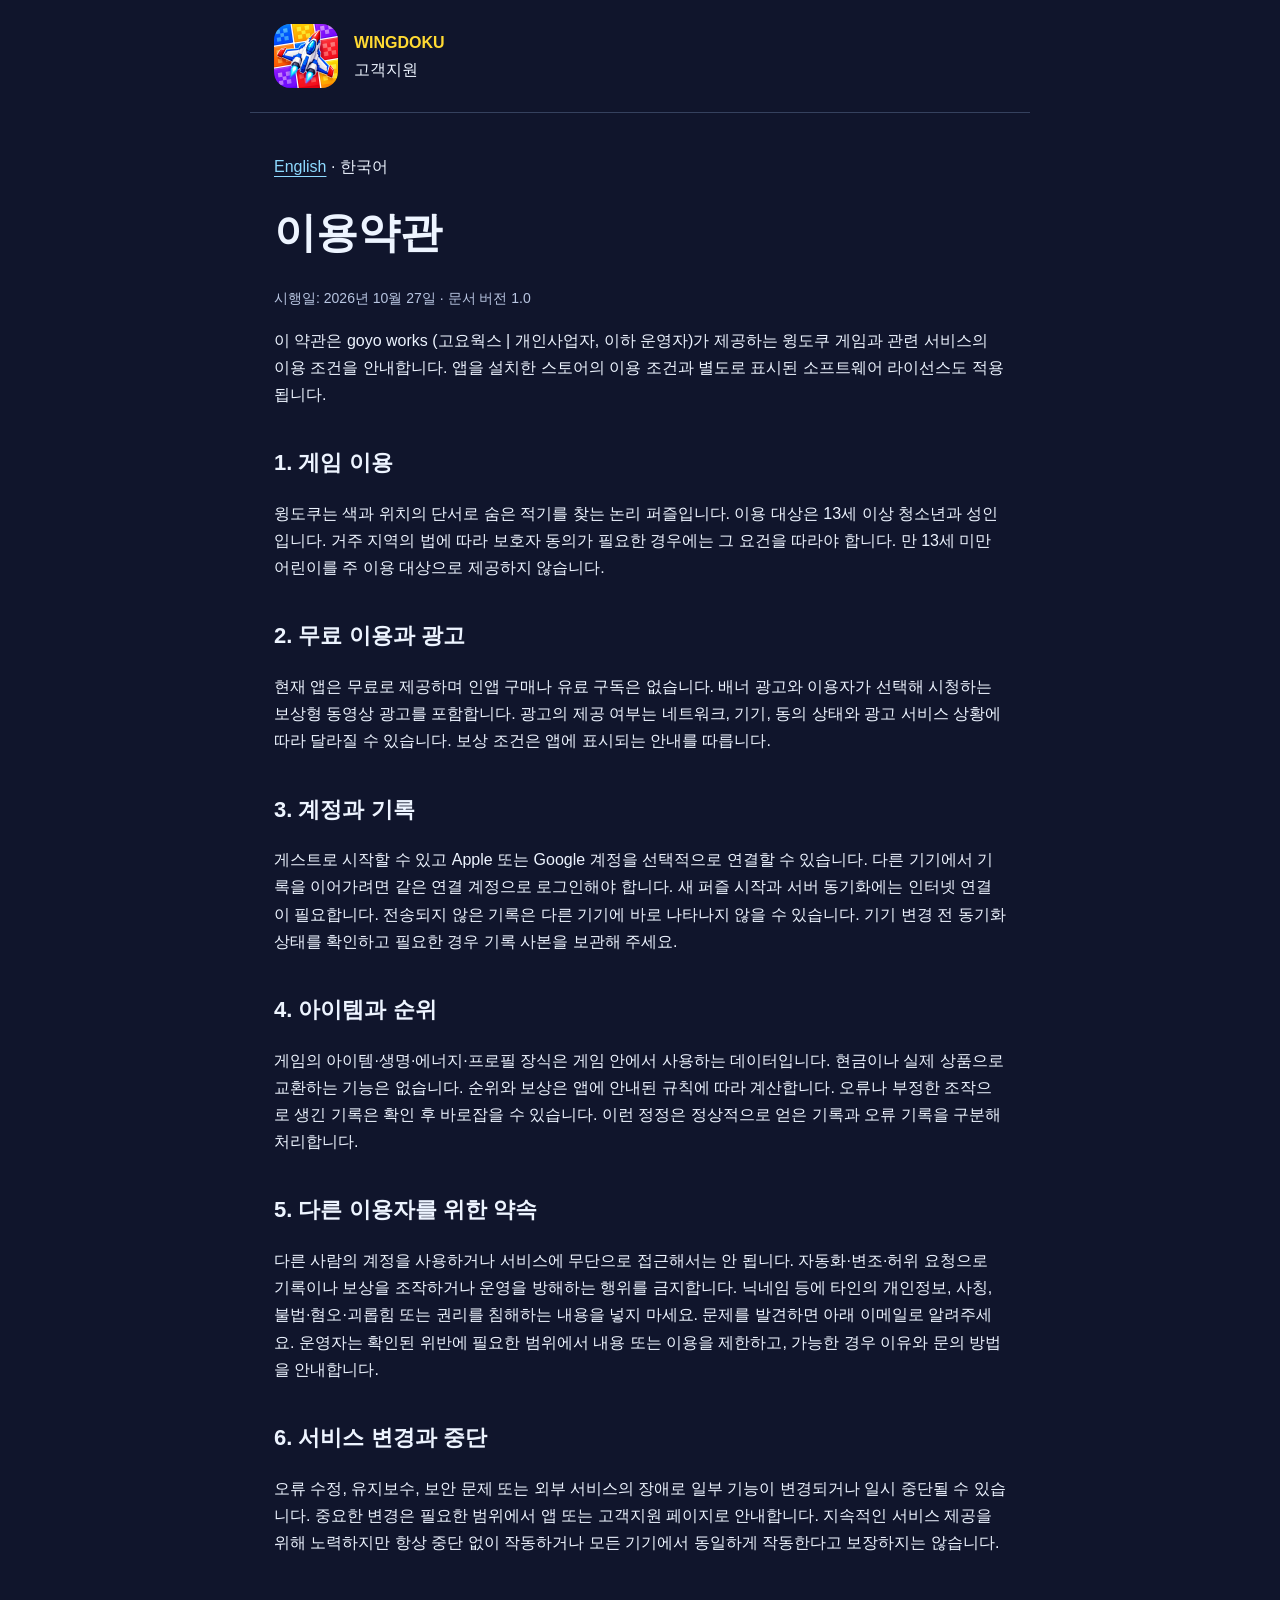
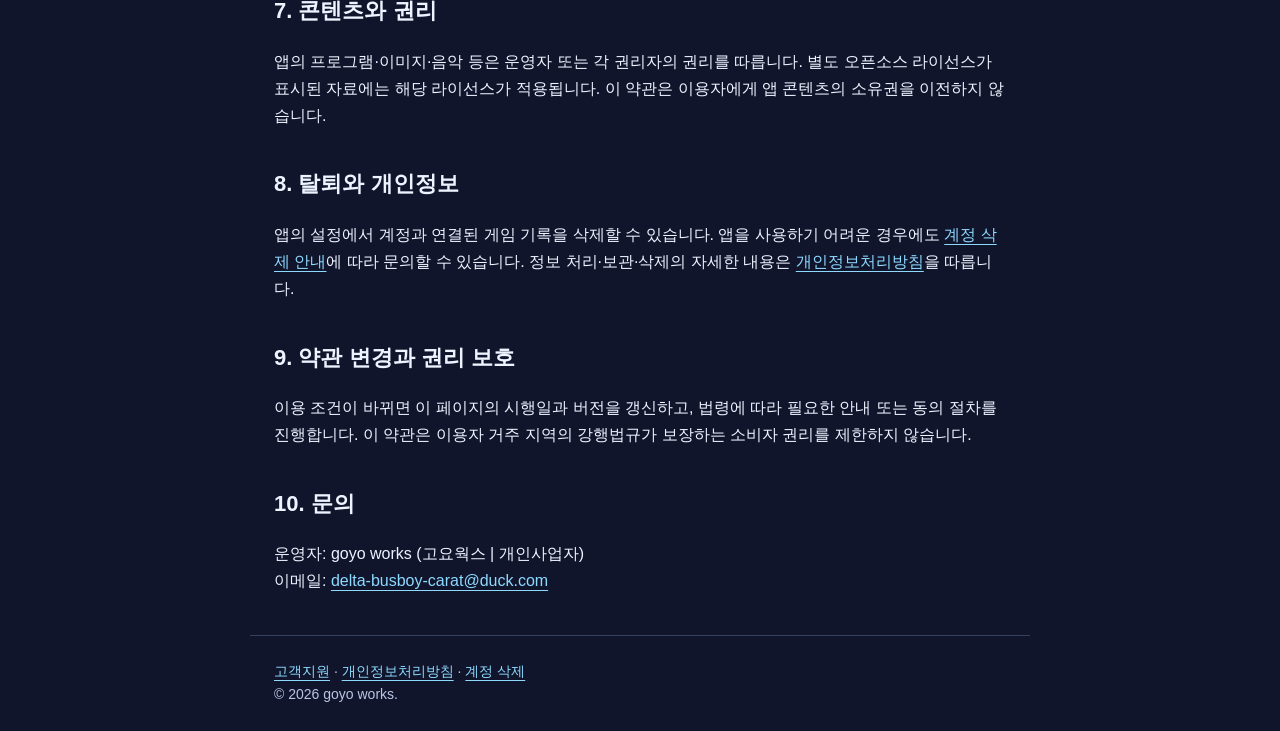
<file: terms.html>
<!doctype html><html lang="ko"><head><meta charset="utf-8"><meta name="viewport" content="width=device-width,initial-scale=1"><title>윙도쿠 · 이용약관</title><link rel="stylesheet" href="style.css"><link rel="canonical" href="https://wingdoku.pages.dev/terms.html"><script src="legacy-redirect.js" defer></script></head><body>
<header><img src="icon.png" alt="윙도쿠"><a href="./"><strong>WINGDOKU</strong><br>고객지원</a></header><main>
<p><a href="terms-en.html" lang="en">English</a> · 한국어</p>
<h1>이용약관</h1><p class="meta">시행일: 2026년 10월 27일 · 문서 버전 1.0</p>
<p>이 약관은 goyo works (고요웍스 | 개인사업자, 이하 운영자)가 제공하는 윙도쿠 게임과 관련 서비스의 이용 조건을 안내합니다. 앱을 설치한 스토어의 이용 조건과 별도로 표시된 소프트웨어 라이선스도 적용됩니다.</p>
<h2>1. 게임 이용</h2><p>윙도쿠는 색과 위치의 단서로 숨은 적기를 찾는 논리 퍼즐입니다. 이용 대상은 13세 이상 청소년과 성인입니다. 거주 지역의 법에 따라 보호자 동의가 필요한 경우에는 그 요건을 따라야 합니다. 만 13세 미만 어린이를 주 이용 대상으로 제공하지 않습니다.</p>
<h2>2. 무료 이용과 광고</h2><p>현재 앱은 무료로 제공하며 인앱 구매나 유료 구독은 없습니다. 배너 광고와 이용자가 선택해 시청하는 보상형 동영상 광고를 포함합니다. 광고의 제공 여부는 네트워크, 기기, 동의 상태와 광고 서비스 상황에 따라 달라질 수 있습니다. 보상 조건은 앱에 표시되는 안내를 따릅니다.</p>
<h2>3. 계정과 기록</h2><p>게스트로 시작할 수 있고 Apple 또는 Google 계정을 선택적으로 연결할 수 있습니다. 다른 기기에서 기록을 이어가려면 같은 연결 계정으로 로그인해야 합니다. 새 퍼즐 시작과 서버 동기화에는 인터넷 연결이 필요합니다. 전송되지 않은 기록은 다른 기기에 바로 나타나지 않을 수 있습니다. 기기 변경 전 동기화 상태를 확인하고 필요한 경우 기록 사본을 보관해 주세요.</p>
<h2>4. 아이템과 순위</h2><p>게임의 아이템·생명·에너지·프로필 장식은 게임 안에서 사용하는 데이터입니다. 현금이나 실제 상품으로 교환하는 기능은 없습니다. 순위와 보상은 앱에 안내된 규칙에 따라 계산합니다. 오류나 부정한 조작으로 생긴 기록은 확인 후 바로잡을 수 있습니다. 이런 정정은 정상적으로 얻은 기록과 오류 기록을 구분해 처리합니다.</p>
<h2>5. 다른 이용자를 위한 약속</h2><p>다른 사람의 계정을 사용하거나 서비스에 무단으로 접근해서는 안 됩니다. 자동화·변조·허위 요청으로 기록이나 보상을 조작하거나 운영을 방해하는 행위를 금지합니다. 닉네임 등에 타인의 개인정보, 사칭, 불법·혐오·괴롭힘 또는 권리를 침해하는 내용을 넣지 마세요. 문제를 발견하면 아래 이메일로 알려주세요. 운영자는 확인된 위반에 필요한 범위에서 내용 또는 이용을 제한하고, 가능한 경우 이유와 문의 방법을 안내합니다.</p>
<h2>6. 서비스 변경과 중단</h2><p>오류 수정, 유지보수, 보안 문제 또는 외부 서비스의 장애로 일부 기능이 변경되거나 일시 중단될 수 있습니다. 중요한 변경은 필요한 범위에서 앱 또는 고객지원 페이지로 안내합니다. 지속적인 서비스 제공을 위해 노력하지만 항상 중단 없이 작동하거나 모든 기기에서 동일하게 작동한다고 보장하지는 않습니다.</p>
<h2>7. 콘텐츠와 권리</h2><p>앱의 프로그램·이미지·음악 등은 운영자 또는 각 권리자의 권리를 따릅니다. 별도 오픈소스 라이선스가 표시된 자료에는 해당 라이선스가 적용됩니다. 이 약관은 이용자에게 앱 콘텐츠의 소유권을 이전하지 않습니다.</p>
<h2>8. 탈퇴와 개인정보</h2><p>앱의 설정에서 계정과 연결된 게임 기록을 삭제할 수 있습니다. 앱을 사용하기 어려운 경우에도 <a href="delete-account.html">계정 삭제 안내</a>에 따라 문의할 수 있습니다. 정보 처리·보관·삭제의 자세한 내용은 <a href="privacy.html">개인정보처리방침</a>을 따릅니다.</p>
<h2>9. 약관 변경과 권리 보호</h2><p>이용 조건이 바뀌면 이 페이지의 시행일과 버전을 갱신하고, 법령에 따라 필요한 안내 또는 동의 절차를 진행합니다. 이 약관은 이용자 거주 지역의 강행법규가 보장하는 소비자 권리를 제한하지 않습니다.</p>
<h2>10. 문의</h2><p>운영자: goyo works (고요웍스 | 개인사업자)<br>이메일: <a href="mailto:delta-busboy-carat@duck.com">delta-busboy-carat@duck.com</a></p>
</main><footer><a href="./">고객지원</a> · <a href="privacy.html">개인정보처리방침</a> · <a href="delete-account.html">계정 삭제</a><br>© 2026 goyo works.</footer></body></html>
</file>
<file: style.css>
:root{color-scheme:dark;font-family:-apple-system,BlinkMacSystemFont,"Segoe UI",sans-serif;color:#edf4ff;background:#10152c;line-height:1.7}*{box-sizing:border-box}body{margin:0}header,main,footer{max-width:780px;margin:auto;padding:24px}header{display:flex;align-items:center;gap:16px;border-bottom:1px solid #35415e}header img{width:64px;height:64px;border-radius:16px}header a{color:inherit;text-decoration:none}h1{font-size:clamp(28px,6vw,42px);line-height:1.2}h2{font-size:22px;margin-top:36px}p,li{overflow-wrap:anywhere}a{color:#8edaff;text-underline-offset:4px}a:focus-visible{outline:3px solid #ffda33;outline-offset:5px}nav{display:flex;flex-wrap:wrap;gap:20px}section{margin:30px 0}strong{color:#ffda33}.button{display:inline-block;color:#12192e;background:#ffda33;border-radius:12px;padding:12px 18px;font-weight:700;text-decoration:none}footer{font-size:14px;color:#b9c6e2;border-top:1px solid #35415e}li{margin:8px 0}.note{background:#1c2747;padding:16px;border-radius:12px}.meta{color:#b9c6e2;font-size:14px}@media(max-width:420px){header,main,footer{padding:20px}}
</file>
